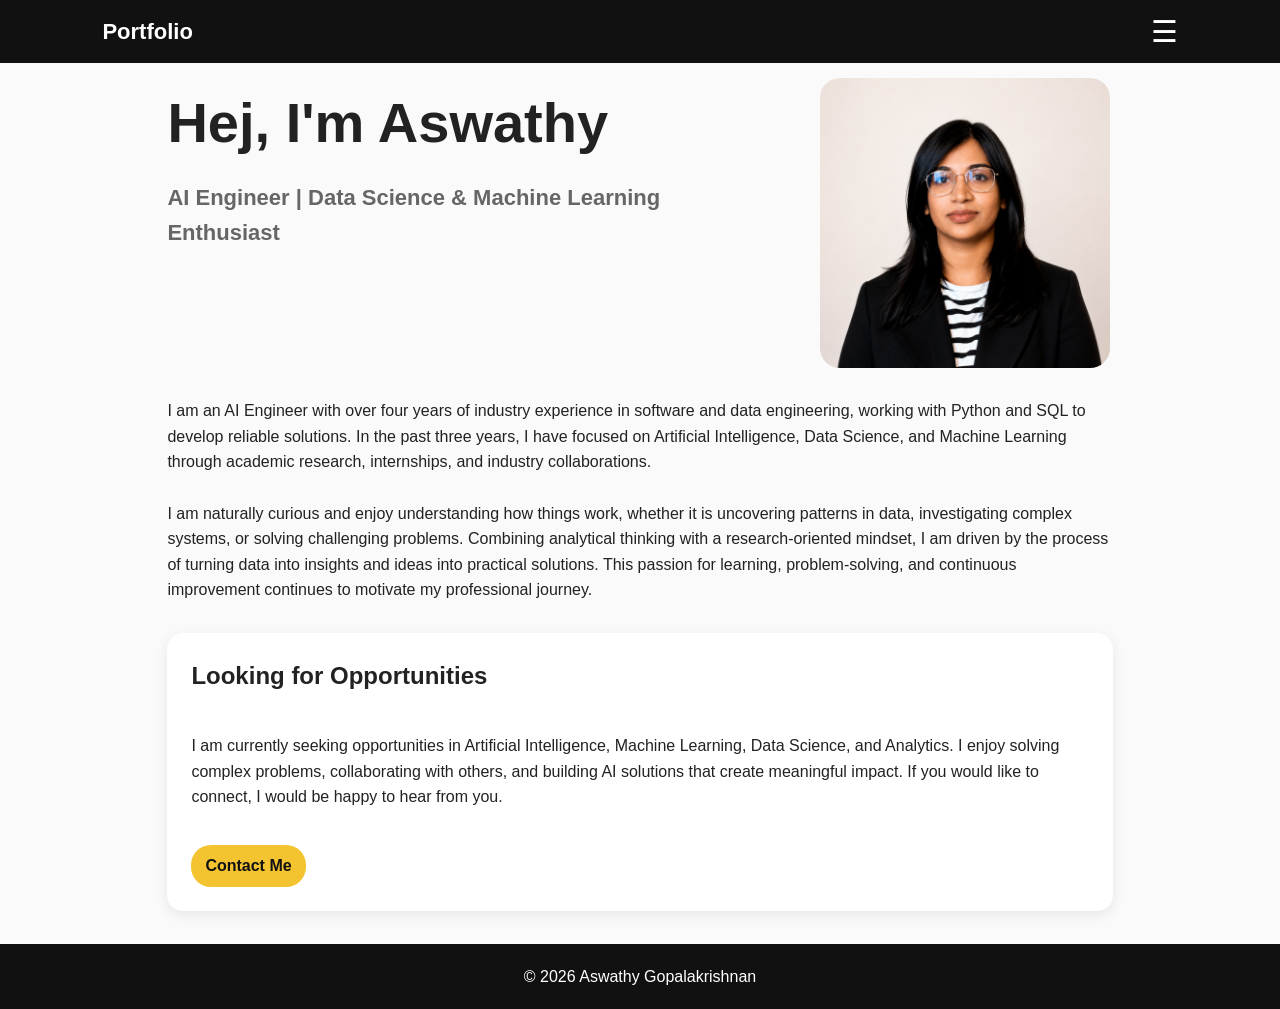
<file: index.html>
<!DOCTYPE html>
<html lang="en">

<head>
    <meta charset="UTF-8">
    <meta name="viewport" content="width=device-width, initial-scale=1.0">
    <title>About | Aswathy Gopalakrishnan</title>
    <link rel="stylesheet" href="style.css">
</head>

<body>

<header>

    <div class="logo">
        Portfolio
    </div>

    <button class="menu-toggle" onclick="toggleMenu()">
        ☰
    </button>

    <nav id="navbar">

        <a href="index.html">About</a>
        <a href="education.html">Education</a>
        <a href="projects.html">Projects</a>
        <a href="skills.html">Skills</a>
        <a href="experience.html">Experience</a>
        <a href="contact.html">Contact</a>

        <a class="resume-btn"
           href="Aswathy Gopalakrishnan Resume 2026 (2).pdf"
           download>
            Resume
        </a>

    </nav>

</header>

    <!-- Hero Section -->

    <section class="container hero">

<div class="hero-content">

    <h1>Hej, I'm Aswathy</h1>

    <h2>AI Engineer | Data Science & Machine Learning Enthusiast</h2>


</div>
  

        <div class="hero-image">
            <img src="Untitled - 01 June 2026 at 11.27.27 (1).png" alt="Profile Picture">
        </div>
    </section>
    <section class="container">
        <p>
        I am an AI Engineer with over four years of industry experience in software and data engineering, working with Python and SQL to develop reliable solutions. In the past three years, I have focused on Artificial Intelligence, Data Science, and Machine Learning through academic research, internships, and industry collaborations.
    </p>
</br>
    <p>
        I am naturally curious and enjoy understanding how things work, whether it is uncovering patterns in data, investigating complex systems, or solving challenging problems. Combining analytical thinking with a research-oriented mindset, I am driven by the process of turning data into insights and ideas into practical solutions. This passion for learning, problem-solving, and continuous improvement continues to motivate my professional journey.
    </p>
            </section>
<section class="container">
        <div class="card">
            <h2>Looking for Opportunities</h2>
        </br>
            <p>
             I am currently seeking opportunities in Artificial Intelligence, Machine Learning, Data Science, and Analytics.
                I enjoy solving complex problems, collaborating with others, and building AI solutions that create meaningful impact.
                If you would like to connect, I would be happy to hear from you.
            </p>

            <br>

            <a class="resume-btn" href="contact.html">
                Contact Me
            </a>

        </div>

    </section>

    <footer>
        © 2026 Aswathy Gopalakrishnan
    </footer>

<script>
function toggleMenu() {
    const nav = document.getElementById("navbar");
    nav.classList.toggle("active");
}
</script>


</body>

</html>
</file>
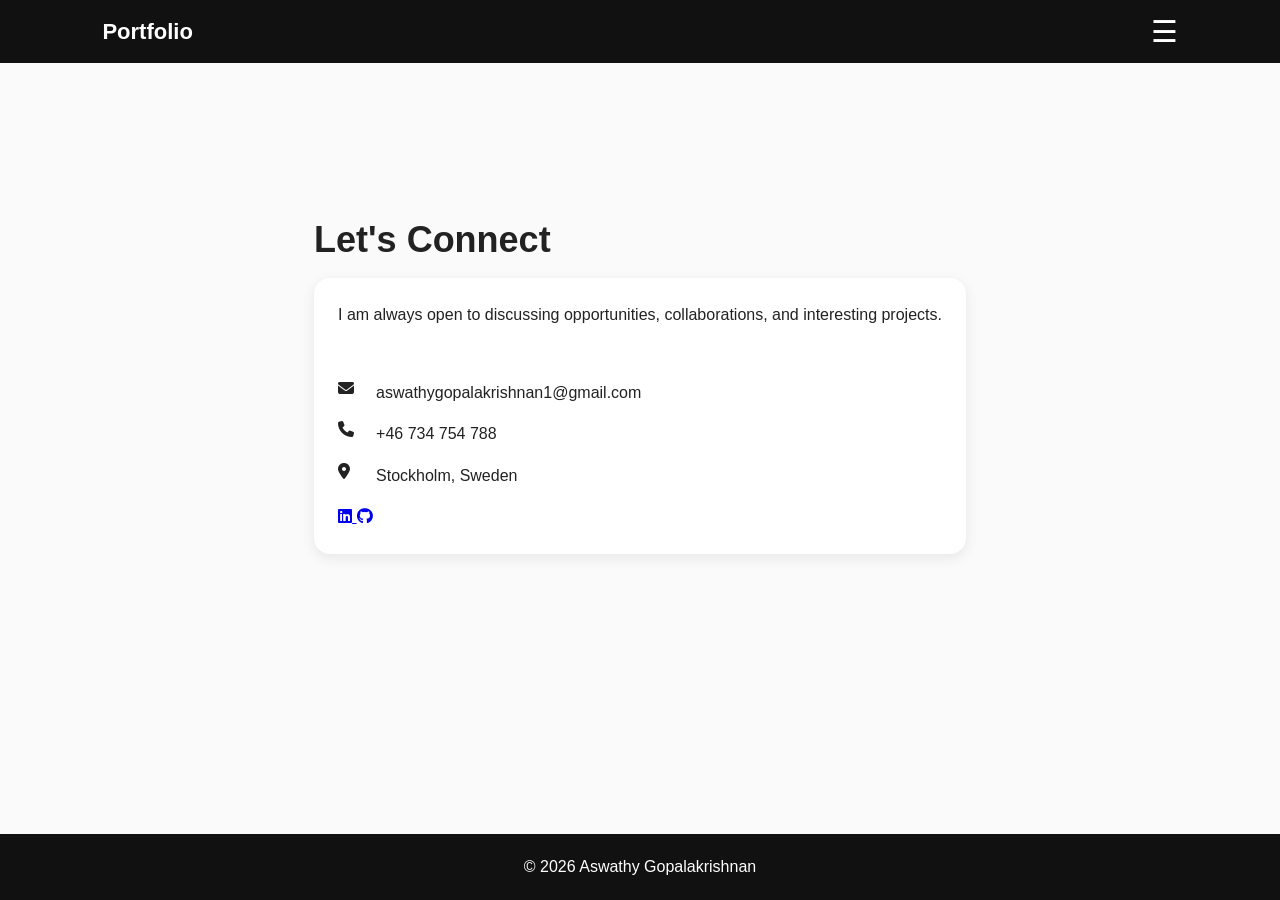
<file: contact.html>
<!DOCTYPE html>
<html lang="en">

<head>
    <meta charset="UTF-8">
    <meta name="viewport" content="width=device-width, initial-scale=1.0">
    <title>Contact | Aswathy Gopalakrishnan</title>

    <link rel="stylesheet" href="style.css">

    <!-- Font Awesome Icons -->
    <link rel="stylesheet"
          href="https://cdnjs.cloudflare.com/ajax/libs/font-awesome/6.5.1/css/all.min.css">
</head>

<body>

<header>

    <div class="logo">
        Portfolio
    </div>

    <button class="menu-toggle" onclick="toggleMenu()">
        ☰
    </button>

    <nav id="navbar">

        <a href="index.html">About</a>
        <a href="education.html">Education</a>
        <a href="projects.html">Projects</a>
        <a href="skills.html">Skills</a>
        <a href="experience.html">Experience</a>
        <a href="contact.html">Contact</a>

        <a class="resume-btn"
           href="Aswathy Gopalakrishnan Resume 2026 (2).pdf"
           download>
            Resume
        </a>

    </nav>

</header>

<section class="container">

    <h1 class="section-title">Let's Connect</h1>

    <div class="card contact-card">

        <p>
            I am always open to discussing opportunities,
            collaborations, and interesting projects.
        </p>

        <br>

        <div class="contact-item">
            <i class="fas fa-envelope"></i>
            <a href="mailto:aswathygopalakrishnan1@gmail.com">
                aswathygopalakrishnan1@gmail.com
            </a>
        </div>

        <div class="contact-item">
            <i class="fas fa-phone"></i>
            <a href="tel:+46734754788">
                +46 734 754 788
            </a>
        </div>

        <div class="contact-item">
            <i class="fas fa-location-dot"></i>
            <span>Stockholm, Sweden</span>
        </div>

        <div class="social-icons">

            <a href="https://www.linkedin.com/in/aswathy-gopalakrishnan-ai/"
               target="_blank"
               title="LinkedIn">

                <i class="fab fa-linkedin"></i>

            </a>

            <a href="https://github.com/aswathy2410"
               target="_blank"
               title="GitHub">

                <i class="fab fa-github"></i>

            </a>

        </div>

    </div>

</section>

<footer>
    <p>© 2026 Aswathy Gopalakrishnan</p>
</footer>
<script>
function toggleMenu() {
    const nav = document.getElementById("navbar");
    nav.classList.toggle("active");
}
</script>
</body>
</html>
</file>
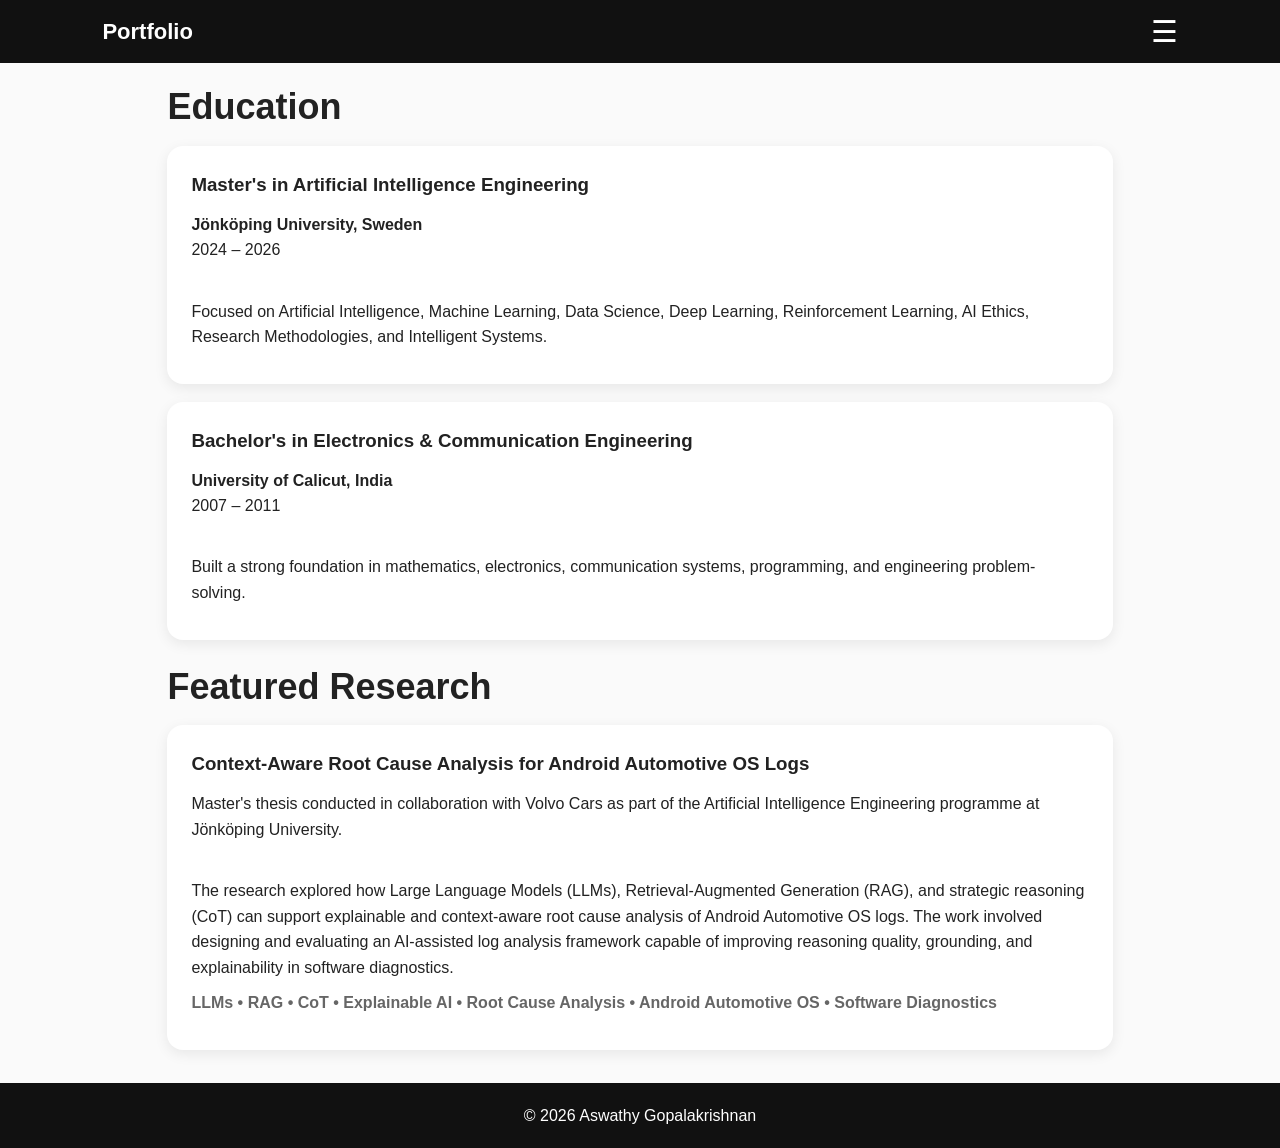
<file: education.html>
<!DOCTYPE html>
<html lang="en">

<head>
    <meta charset="UTF-8">
    <meta name="viewport" content="width=device-width, initial-scale=1.0">
    <title>Education | Aswathy Gopalakrishnan</title>
    <link rel="stylesheet" href="style.css">
</head>

<body>

<header>

    <div class="logo">
        Portfolio
    </div>

    <button class="menu-toggle" onclick="toggleMenu()">
        ☰
    </button>

    <nav id="navbar">

        <a href="index.html">About</a>
        <a href="education.html">Education</a>
        <a href="projects.html">Projects</a>
        <a href="skills.html">Skills</a>
        <a href="experience.html">Experience</a>
        <a href="contact.html">Contact</a>

        <a class="resume-btn"
           href="Aswathy Gopalakrishnan Resume 2026 (2).pdf"
           download>
            Resume
        </a>

    </nav>

</header>

        <!-- Education -->
<section class="container">

    <h2 class="section-title">Education</h2>

    <div class="card">

        <h3>Master's in Artificial Intelligence Engineering</h3>

        <p>
            <strong>Jönköping University, Sweden</strong><br>
            2024 – 2026
        </p>

        <br>

        <p>
            Focused on Artificial Intelligence, Machine Learning, Data Science,
            Deep Learning, Reinforcement Learning, AI Ethics, Research Methodologies,
            and Intelligent Systems.
        </p>

    </div>

    <div class="card">

        <h3>Bachelor's in Electronics & Communication Engineering</h3>

        <p>
            <strong>University of Calicut, India</strong><br>
            2007 – 2011
        </p>

        <br>

        <p>
            Built a strong foundation in mathematics, electronics,
            communication systems, programming, and engineering problem-solving.
        </p>

    </div>

        <h2 class="section-title">Featured Research</h2>

        <div class="card">

            <h3>
                Context-Aware Root Cause Analysis for Android Automotive OS Logs
            </h3>

            <p>
                Master's thesis conducted in collaboration with Volvo Cars as part of the
                Artificial Intelligence Engineering programme at Jönköping University.
            </p>

            <br>

            <p>
                The research explored how Large Language Models (LLMs),
                Retrieval-Augmented Generation (RAG), and strategic reasoning (CoT) can support
                explainable and context-aware root cause analysis of Android Automotive OS logs.
                The work involved designing and evaluating an AI-assisted log analysis framework
                capable of improving reasoning quality, grounding, and explainability in
                software diagnostics.
            </p>

            <p class="tags">
                LLMs • RAG • CoT • Explainable AI • Root Cause Analysis • Android Automotive OS • Software Diagnostics
            </p>

        </div>

    </section>


    <footer>
        © 2026 Aswathy Gopalakrishnan
    </footer>
<script>
function toggleMenu() {
    const nav = document.getElementById("navbar");
    nav.classList.toggle("active");
}
</script>
</body>
</file>
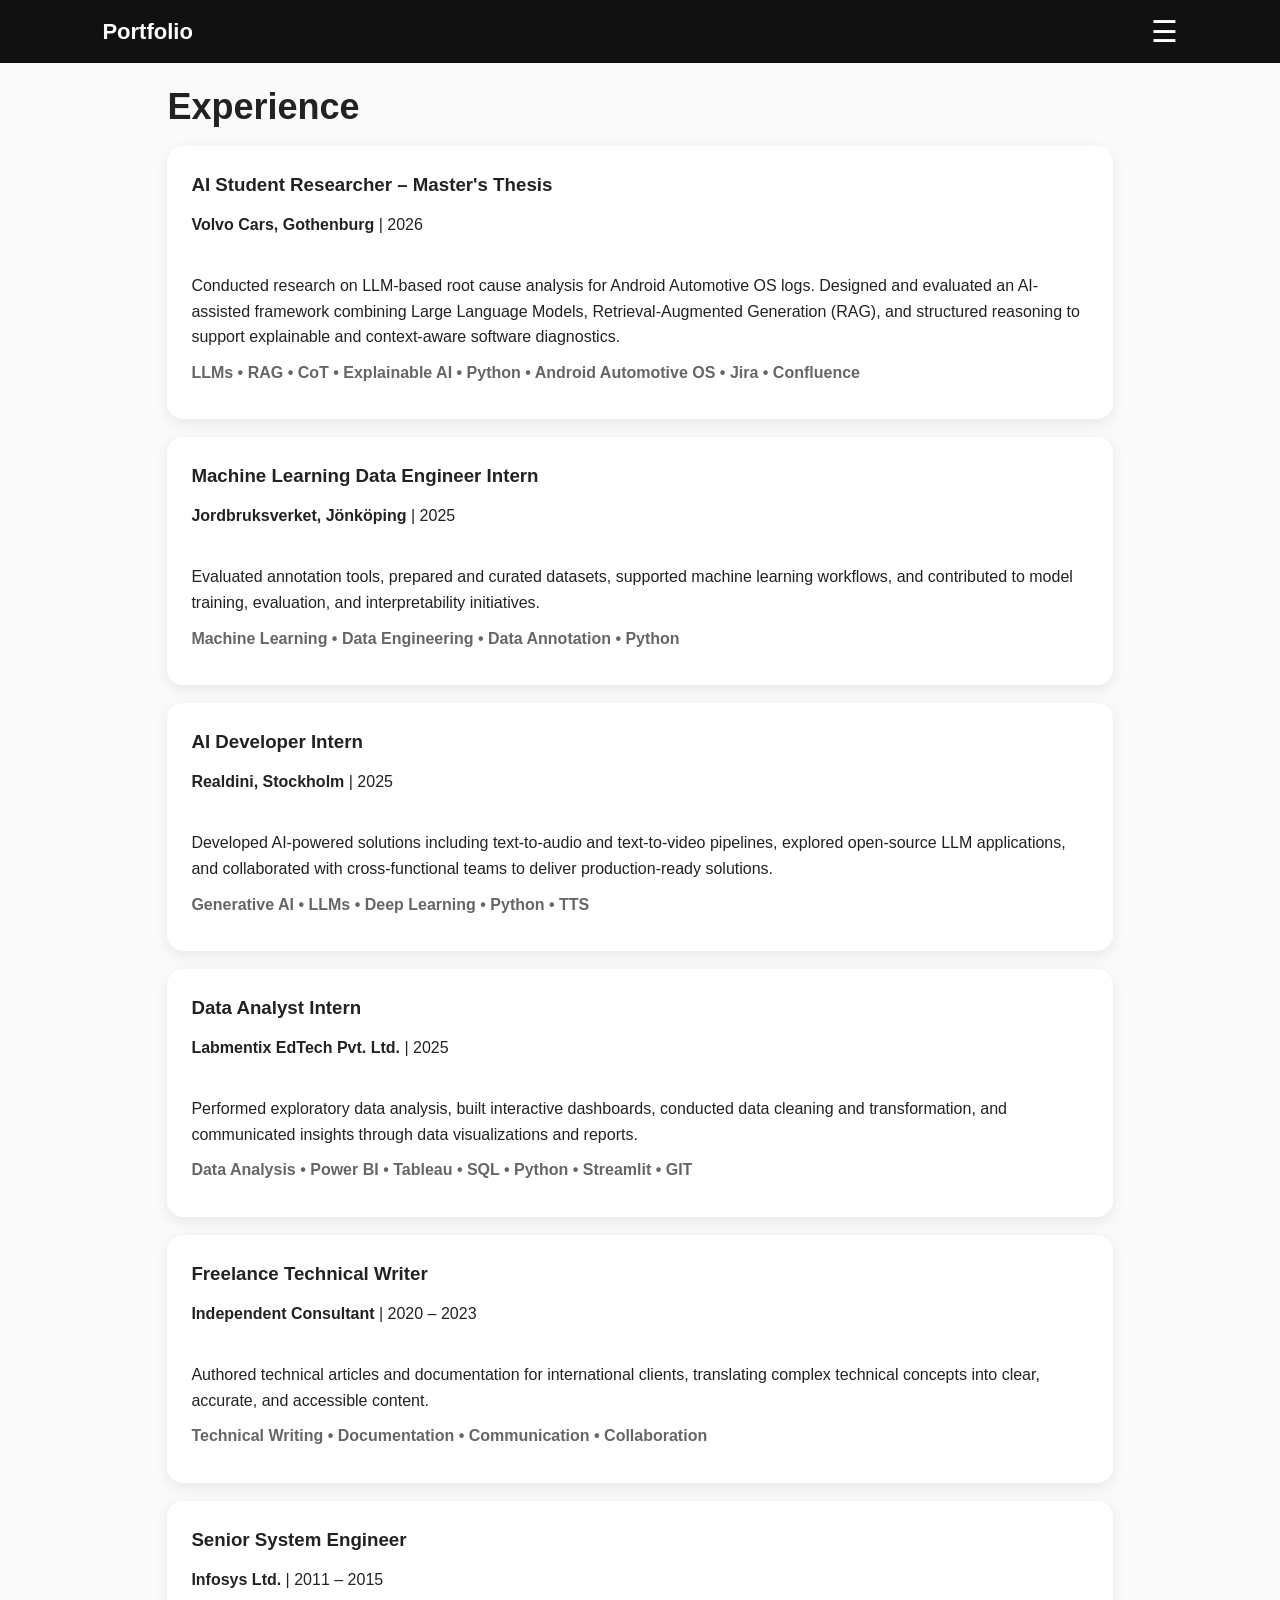
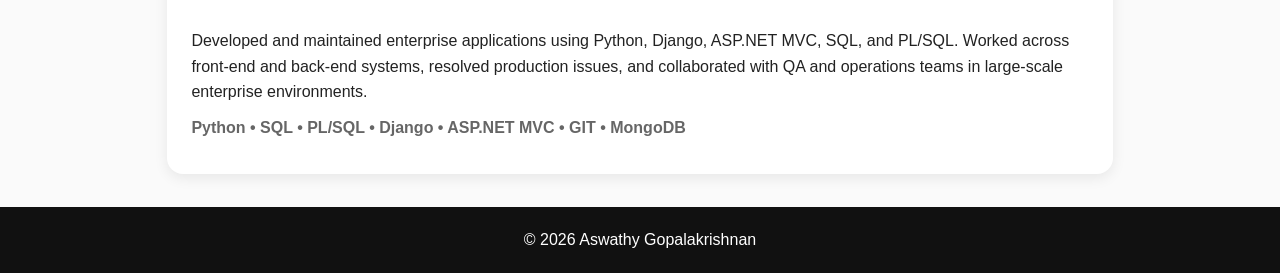
<file: experience.html>
<!DOCTYPE html>
<html lang="en">

<head>
    <meta charset="UTF-8">
    <meta name="viewport" content="width=device-width, initial-scale=1.0">
    <title>Experience | Aswathy Gopalakrishnan</title>
    <link rel="stylesheet" href="style.css">
</head>

<body>

<header>

    <div class="logo">
        Portfolio
    </div>

    <button class="menu-toggle" onclick="toggleMenu()">
        ☰
    </button>

    <nav id="navbar">

        <a href="index.html">About</a>
        <a href="education.html">Education</a>
        <a href="projects.html">Projects</a>
        <a href="skills.html">Skills</a>
        <a href="experience.html">Experience</a>
        <a href="contact.html">Contact</a>

        <a class="resume-btn"
           href="Aswathy Gopalakrishnan Resume 2026 (2).pdf"
           download>
            Resume
        </a>

    </nav>

</header>

<section class="container">

    <h1 class="section-title">Experience</h1>

    <div class="card">

        <h3>AI Student Researcher – Master's Thesis</h3>

        <p>
            <strong>Volvo Cars, Gothenburg</strong> | 2026
        </p>

        <br>

        <p>
            Conducted research on LLM-based root cause analysis for Android Automotive OS logs.
            Designed and evaluated an AI-assisted framework combining Large Language Models,
            Retrieval-Augmented Generation (RAG), and structured reasoning to support
            explainable and context-aware software diagnostics.
        </p>

        <p class="tags">
            LLMs • RAG • CoT • Explainable AI • Python • Android Automotive OS • Jira • Confluence 
        </p>

    </div>

    <div class="card">

        <h3>Machine Learning Data Engineer Intern</h3>

        <p>
            <strong>Jordbruksverket, Jönköping</strong> | 2025
        </p>

        <br>

        <p>
            Evaluated annotation tools, prepared and curated datasets,
            supported machine learning workflows, and contributed to model
            training, evaluation, and interpretability initiatives.
        </p>

        <p class="tags">
            Machine Learning • Data Engineering • Data Annotation • Python
        </p>

    </div>

    <div class="card">

        <h3>AI Developer Intern</h3>

        <p>
            <strong>Realdini, Stockholm</strong> | 2025
        </p>

        <br>

        <p>
            Developed AI-powered solutions including text-to-audio and
            text-to-video pipelines, explored open-source LLM applications,
            and collaborated with cross-functional teams to deliver production-ready solutions.
        </p>

        <p class="tags">
            Generative AI • LLMs • Deep Learning • Python • TTS
        </p>

    </div>

    <div class="card">

        <h3>Data Analyst Intern</h3>

        <p>
            <strong>Labmentix EdTech Pvt. Ltd.</strong> | 2025
        </p>

        <br>

        <p>
            Performed exploratory data analysis, built interactive dashboards,
            conducted data cleaning and transformation, and communicated insights
            through data visualizations and reports.
        </p>

        <p class="tags">
            Data Analysis • Power BI • Tableau • SQL • Python • Streamlit • GIT
        </p>

    </div>

    <div class="card">

        <h3>Freelance Technical Writer</h3>

        <p>
            <strong>Independent Consultant</strong> | 2020 – 2023
        </p>

        <br>

        <p>
            Authored technical articles and documentation for international clients,
            translating complex technical concepts into clear, accurate, and accessible content.
        </p>

        <p class="tags">
            Technical Writing • Documentation • Communication • Collaboration
        </p>

    </div>

    <div class="card">

        <h3>Senior System Engineer</h3>

        <p>
            <strong>Infosys Ltd.</strong> | 2011 – 2015
        </p>

        <br>

        <p>
            Developed and maintained enterprise applications using Python,
            Django, ASP.NET MVC, SQL, and PL/SQL. Worked across front-end and
            back-end systems, resolved production issues, and collaborated with
            QA and operations teams in large-scale enterprise environments.
        </p>

        <p class="tags">
            Python • SQL • PL/SQL • Django • ASP.NET MVC • GIT • MongoDB
        </p>

    </div>

</section>

<footer>
    © 2026 Aswathy Gopalakrishnan
</footer>
<script>
function toggleMenu() {
    const nav = document.getElementById("navbar");
    nav.classList.toggle("active");
}
</script>
</body>
</html>
</file>
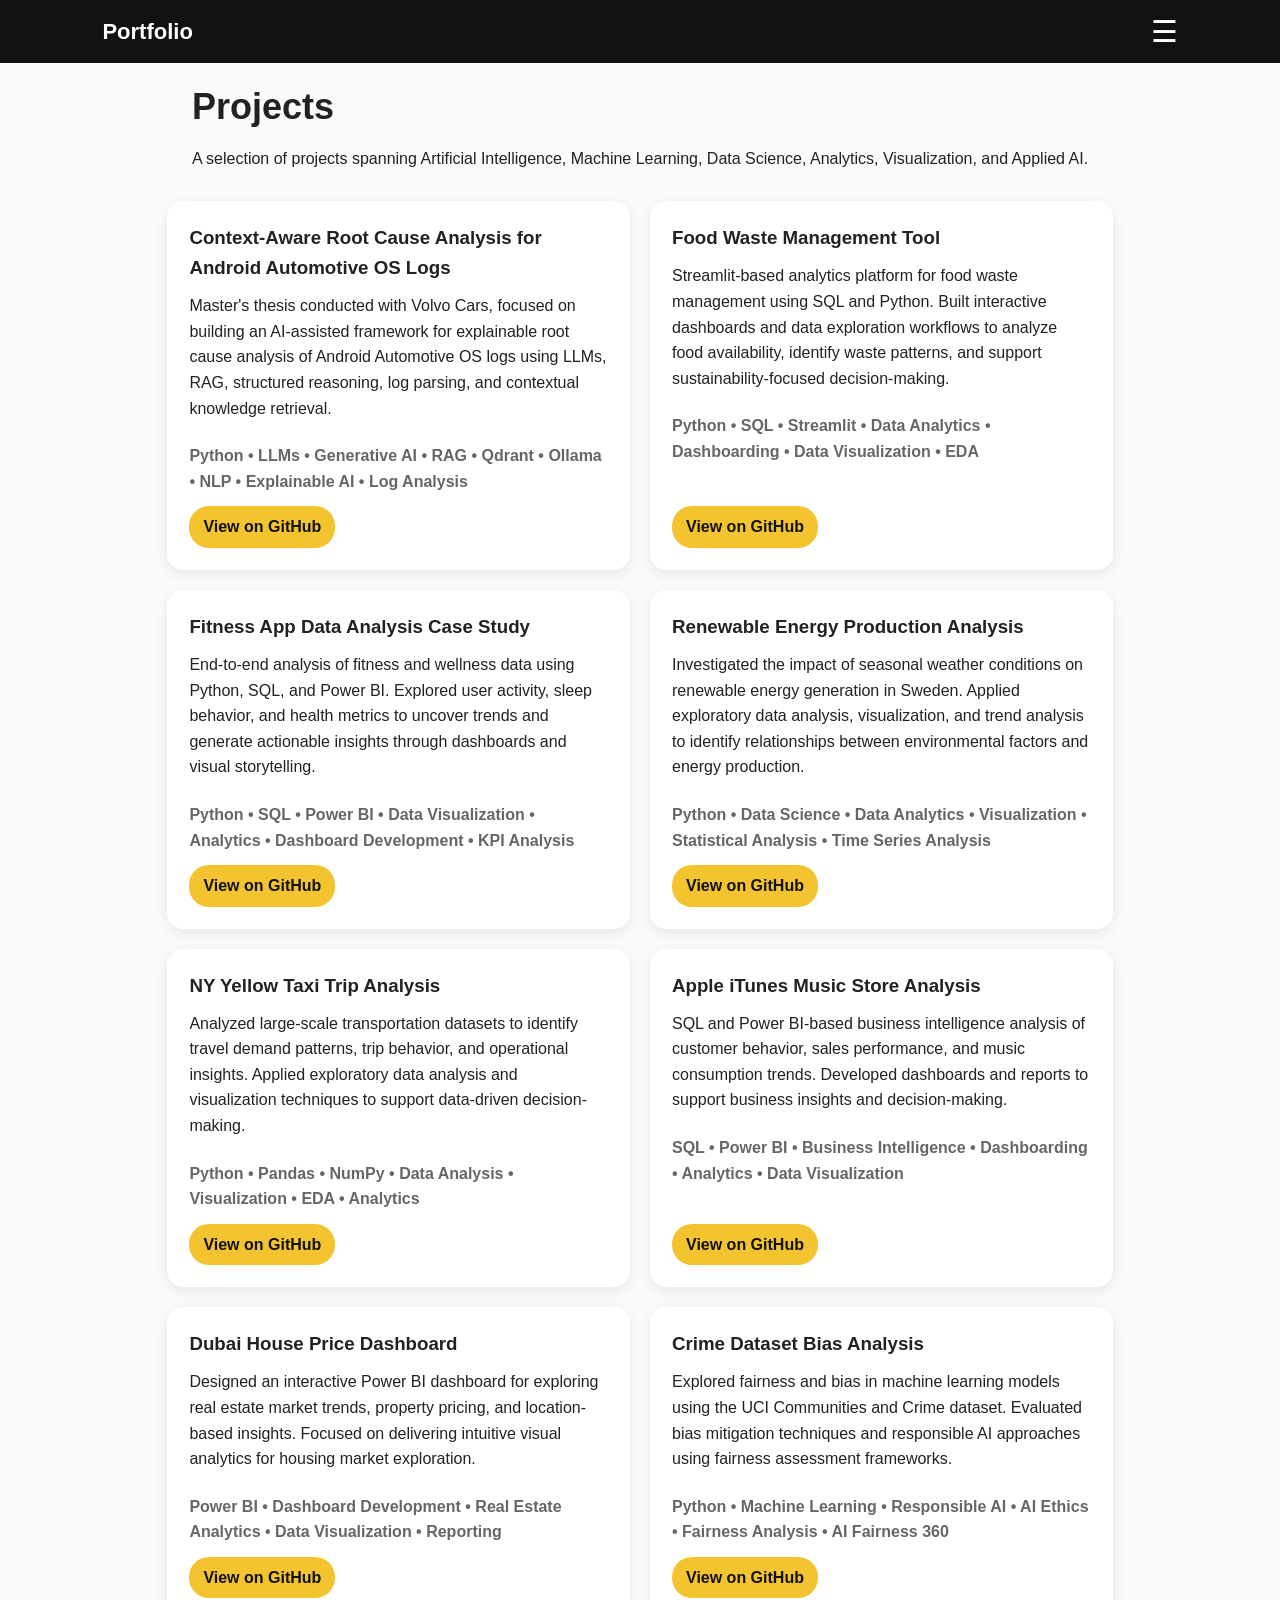
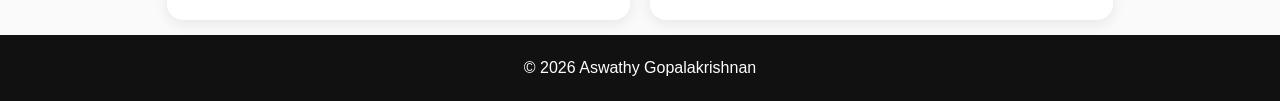
<file: projects.html>
<!DOCTYPE html>
<html lang="en">

<head>
    <meta charset="UTF-8">
    <meta name="viewport" content="width=device-width, initial-scale=1.0">
    <title>Projects | Aswathy Gopalakrishnan</title>
    <link rel="stylesheet" href="style.css">
</head>

<body>

<header>
    <div class="logo">Portfolio</div>

    <button class="menu-toggle" onclick="toggleMenu()">☰</button>

    <nav id="navbar">
        <a href="index.html">About</a>
        <a href="education.html">Education</a>
        <a href="projects.html">Projects</a>
        <a href="skills.html">Skills</a>
        <a href="experience.html">Experience</a>
        <a href="contact.html">Contact</a>

        <a class="resume-btn"
           href="Aswathy Gopalakrishnan Resume 2026 (2).pdf"
           download>
            Resume
        </a>
    </nav>
</header>

<section class="container">
    <h1 class="section-title">Projects</h1>
    <p>
        A selection of projects spanning Artificial Intelligence, Machine Learning,
        Data Science, Analytics, Visualization, and Applied AI.
    </p>
</section>

<section class="container">

    <div class="project-grid">

        <div class="project-tile">
            <h3>Context-Aware Root Cause Analysis for Android Automotive OS Logs</h3>

            <p>
                Master's thesis conducted with Volvo Cars, focused on building an AI-assisted
                framework for explainable root cause analysis of Android Automotive OS logs using
                LLMs, RAG, structured reasoning, log parsing, and contextual knowledge retrieval.
            </p>

            <p class="tags">
                Python • LLMs • Generative AI • RAG • Qdrant • Ollama • NLP • Explainable AI • Log Analysis
            </p>

            <a class="resume-btn project-link"
               href="https://github.com/aswathy2410/Context-aware-root-cause-analysis-and-reasoning-architecture"
               target="_blank">
                View on GitHub
            </a>
        </div>

        <div class="project-tile">
            <h3>Food Waste Management Tool</h3>

            <p>
                Streamlit-based analytics platform for food waste management using SQL and Python.
                Built interactive dashboards and data exploration workflows to analyze food availability,
                identify waste patterns, and support sustainability-focused decision-making.
            </p>

            <p class="tags">
                Python • SQL • Streamlit • Data Analytics • Dashboarding • Data Visualization • EDA
            </p>

            <a class="resume-btn project-link"
               href="https://github.com/aswathy2410/Food-waste-Management-Tool---SQL---Streamlit"
               target="_blank">
                View on GitHub
            </a>
        </div>

        <div class="project-tile">
            <h3>Fitness App Data Analysis Case Study</h3>

            <p>
                End-to-end analysis of fitness and wellness data using Python, SQL, and Power BI.
                Explored user activity, sleep behavior, and health metrics to uncover trends and
                generate actionable insights through dashboards and visual storytelling.
            </p>

            <p class="tags">
                Python • SQL • Power BI • Data Visualization • Analytics • Dashboard Development • KPI Analysis
            </p>

            <a class="resume-btn project-link"
               href="https://github.com/aswathy2410/Fitness-App-Data-Analysis-Case-Study-Using-Power-BI-SQL-and-Python"
               target="_blank">
                View on GitHub
            </a>
        </div>

        <div class="project-tile">
            <h3>Renewable Energy Production Analysis</h3>

            <p>
                Investigated the impact of seasonal weather conditions on renewable energy generation
                in Sweden. Applied exploratory data analysis, visualization, and trend analysis to
                identify relationships between environmental factors and energy production.
            </p>

            <p class="tags">
                Python • Data Science • Data Analytics • Visualization • Statistical Analysis • Time Series Analysis
            </p>

            <a class="resume-btn project-link"
               href="https://github.com/aswathy2410/Data-Driven-Analysis-of-Seasonal-Weather-Impact-on-Sweden-s-Renewable-Energy-Production"
               target="_blank">
                View on GitHub
            </a>
        </div>

        <div class="project-tile">
            <h3>NY Yellow Taxi Trip Analysis</h3>

            <p>
                Analyzed large-scale transportation datasets to identify travel demand patterns,
                trip behavior, and operational insights. Applied exploratory data analysis and
                visualization techniques to support data-driven decision-making.
            </p>

            <p class="tags">
                Python • Pandas • NumPy • Data Analysis • Visualization • EDA • Analytics
            </p>

            <a class="resume-btn project-link"
               href="https://github.com/aswathy2410/NY-Yellow-Taxi-Trip-Analysis-Dashboard"
               target="_blank">
                View on GitHub
            </a>
        </div>

        <div class="project-tile">
            <h3>Apple iTunes Music Store Analysis</h3>

            <p>
                SQL and Power BI-based business intelligence analysis of customer behavior,
                sales performance, and music consumption trends. Developed dashboards and reports
                to support business insights and decision-making.
            </p>

            <p class="tags">
                SQL • Power BI • Business Intelligence • Dashboarding • Analytics • Data Visualization
            </p>

            <a class="resume-btn project-link"
               href="https://github.com/aswathy2410/Apple-iTunes-Music-Store-Analysis---SQL---Power-BI"
               target="_blank">
                View on GitHub
            </a>
        </div>

        <div class="project-tile">
            <h3>Dubai House Price Dashboard</h3>

            <p>
                Designed an interactive Power BI dashboard for exploring real estate market trends,
                property pricing, and location-based insights. Focused on delivering intuitive visual
                analytics for housing market exploration.
            </p>

            <p class="tags">
                Power BI • Dashboard Development • Real Estate Analytics • Data Visualization • Reporting
            </p>

            <a class="resume-btn project-link"
               href="https://github.com/aswathy2410/Dubai-House-Price-Power-BI-Dashboard"
               target="_blank">
                View on GitHub
            </a>
        </div>

        <div class="project-tile">
            <h3>Crime Dataset Bias Analysis</h3>

            <p>
                Explored fairness and bias in machine learning models using the UCI Communities
                and Crime dataset. Evaluated bias mitigation techniques and responsible AI approaches
                using fairness assessment frameworks.
            </p>

            <p class="tags">
                Python • Machine Learning • Responsible AI • AI Ethics • Fairness Analysis • AI Fairness 360
            </p>

            <a class="resume-btn project-link"
               href="https://github.com/aswathy2410/UCI-Communities-Crime-Data-Analysis-and-Bias-Reduction"
               target="_blank">
                View on GitHub
            </a>
        </div>

    </div>

</section>

<footer>
    © 2026 Aswathy Gopalakrishnan
</footer>

<script>
function toggleMenu() {
    const nav = document.getElementById("navbar");
    nav.classList.toggle("active");
}
</script>

</body>
</html>
</file>
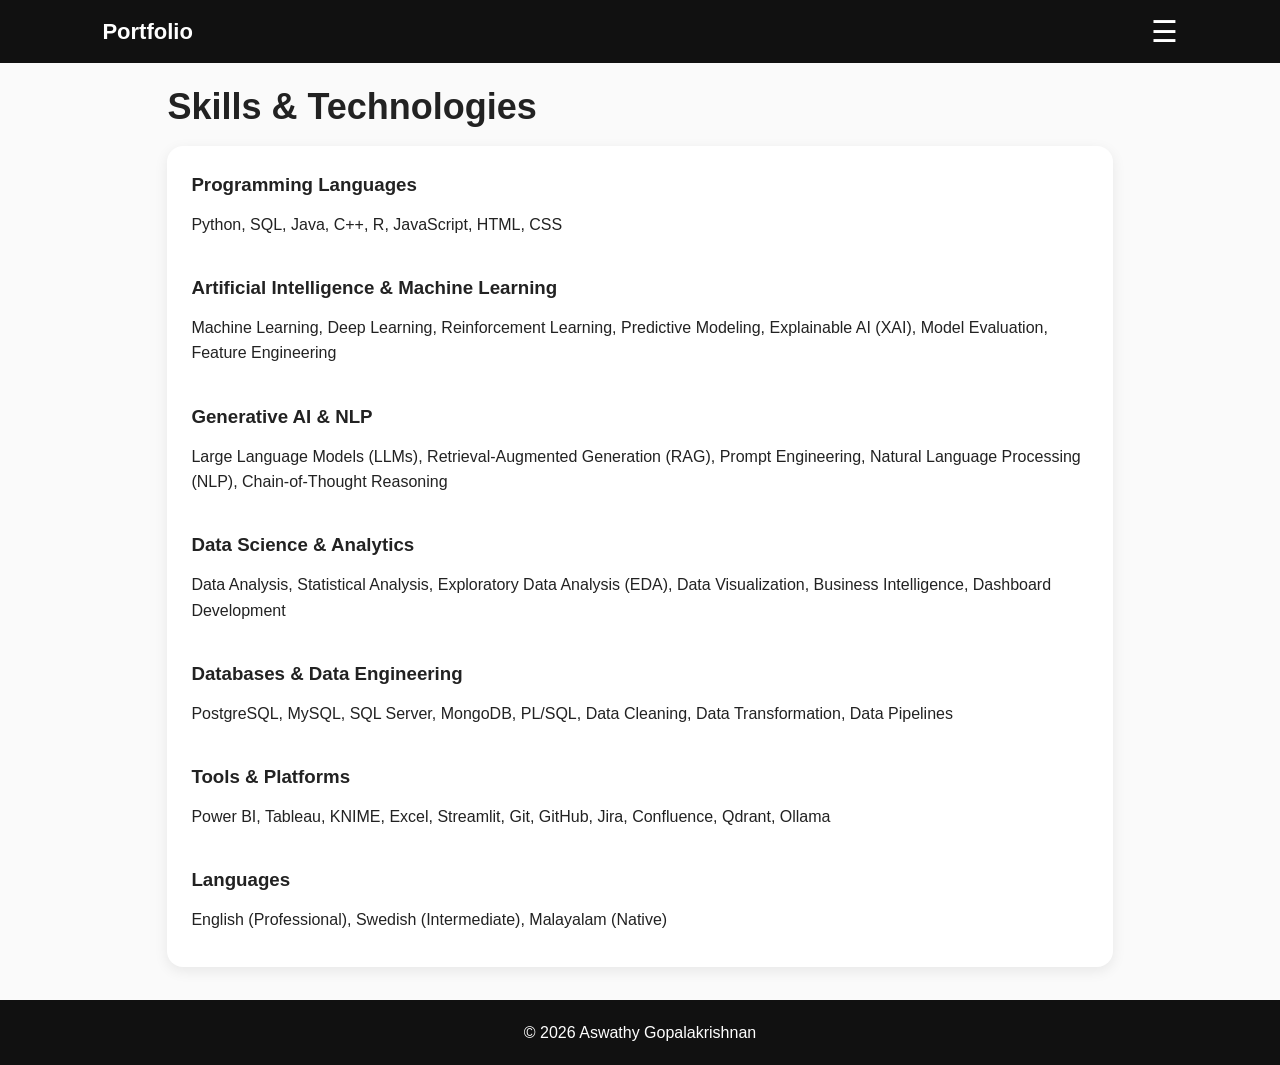
<file: skills.html>
<!DOCTYPE html>
<html lang="en">

<head>
    <meta charset="UTF-8">
    <meta name="viewport" content="width=device-width, initial-scale=1.0">
    <title>Skills | Aswathy Gopalakrishnan</title>
    <link rel="stylesheet" href="style.css">
</head>

<body>

<header>

    <div class="logo">
        Portfolio
    </div>

    <button class="menu-toggle" onclick="toggleMenu()">
        ☰
    </button>

    <nav id="navbar">

        <a href="index.html">About</a>
        <a href="education.html">Education</a>
        <a href="projects.html">Projects</a>
        <a href="skills.html">Skills</a>
        <a href="experience.html">Experience</a>
        <a href="contact.html">Contact</a>

        <a class="resume-btn"
           href="Aswathy Gopalakrishnan Resume 2026 (2).pdf"
           download>
            Resume
        </a>

    </nav>

</header>

<section class="container">

    <h1 class="section-title">Skills & Technologies</h1>

    <div class="card">

        <h3>Programming Languages</h3>
        <p>
            Python, SQL, Java, C++, R, JavaScript, HTML, CSS
        </p>

        <br>

        <h3>Artificial Intelligence & Machine Learning</h3>
        <p>
            Machine Learning, Deep Learning, Reinforcement Learning,
            Predictive Modeling, Explainable AI (XAI),
            Model Evaluation, Feature Engineering
        </p>

        <br>

        <h3>Generative AI & NLP</h3>
        <p>
            Large Language Models (LLMs),
            Retrieval-Augmented Generation (RAG),
            Prompt Engineering,
            Natural Language Processing (NLP),
            Chain-of-Thought Reasoning
        </p>

        <br>

        <h3>Data Science & Analytics</h3>
        <p>
            Data Analysis,
            Statistical Analysis,
            Exploratory Data Analysis (EDA),
            Data Visualization,
            Business Intelligence,
            Dashboard Development
        </p>

        <br>

        <h3>Databases & Data Engineering</h3>
        <p>
            PostgreSQL,
            MySQL,
            SQL Server,
            MongoDB,
            PL/SQL,
            Data Cleaning,
            Data Transformation,
            Data Pipelines
        </p>

        <br>

        <h3>Tools & Platforms</h3>
        <p>
            Power BI,
            Tableau,
            KNIME,
            Excel,
            Streamlit,
            Git,
            GitHub,
            Jira,
            Confluence,
            Qdrant,
            Ollama
        </p>

        <br>

        <h3>Languages</h3>
        <p>
            English (Professional),
            Swedish (Intermediate),
            Malayalam (Native)
        </p>

    </div>

</section>

<footer>
    © 2026 Aswathy Gopalakrishnan
</footer>
<script>
function toggleMenu() {
    const nav = document.getElementById("navbar");
    nav.classList.toggle("active");
}
</script>
</body>
</html>
</file>
<file: style.css>
/* =========================
   RESET
========================= */

* {
  margin: 0;
  padding: 0;
  box-sizing: border-box;
}

/* =========================
   PAGE LAYOUT
========================= */

html {
  height: 100%;
}

body {
  min-height: 100vh;
  display: flex;
  flex-direction: column;

  font-family: Arial, Helvetica, sans-serif;
  background: #fafafa;
  color: #222;
  line-height: 1.6;

  overflow-x: hidden;
}

main {
  flex: 1;
}

/* =========================
   HEADER
========================= */

header {
  width: 100%;
  background: #111;
  color: white;

  padding: 14px 8%;

  display: flex;
  justify-content: space-between;
  align-items: center;

  position: sticky;
  top: 0;
  z-index: 1000;
}

.logo {
  font-size: 22px;
  font-weight: 700;
  white-space: nowrap;
}

/* =========================
   NAVIGATION
========================= */

nav {
  display: flex;
  align-items: center;
  gap: 18px;
}

nav a {
  color: white;
  text-decoration: none;
  font-size: 15px;
  white-space: nowrap;
}

nav a:hover {
  color: #f4c430;
}

.menu-toggle {
  display: none;
  background: transparent;
  border: none;
  color: white;
  font-size: 30px;
  cursor: pointer;
}

/* =========================
   BUTTONS
========================= */

.resume-btn {
  display: inline-block;

  background: #f4c430;
  color: #111 !important;

  padding: 8px 14px;

  border-radius: 20px;
  font-weight: 600;
  text-decoration: none;
}

/* =========================
   CONTAINERS
========================= */

.container {
  max-width: 1150px;
  margin: auto;
  padding: 15px 8%;
}

.section-title {
  font-size: 36px;
  margin-bottom: 10px;
}

/* =========================
   HERO SECTION
========================= */

.hero {
  display: grid;
  grid-template-columns: 2fr 1fr;
  gap: 60px;
  align-items: start;
}

.hero-content {
  max-width: 800px;
}

.hero h1 {
  font-size: 56px;
  margin-bottom: 12px;
}

.hero h2 {
  font-size: 22px;
  color: #666;
  margin-bottom: 25px;
}

.hero-content p {
  margin-bottom: 18px;
  font-size: 18px;
}

.hero-image {
  display: flex;
  justify-content: center;
  align-items: flex-start;
}

.hero-image img {
  width: 290px;
  max-width: 100%;
  border-radius: 20px;
}

/* =========================
   CARDS
========================= */

.card {
  background: white;
  padding: 24px;
  border-radius: 16px;

  margin-bottom: 18px;

  box-shadow: 0 4px 14px rgba(0,0,0,0.08);
}

.card h2,
.card h3 {
  margin-bottom: 12px;
}

.card p {
  margin-bottom: 10px;
}

.card ul {
  padding-left: 20px;
}

.card li {
  margin-bottom: 6px;
}

.tags {
  margin-top: 10px;
  color: #666;
  font-weight: 600;
}

/* =========================
   PROJECTS
========================= */

.project-grid {
  display: grid;
  grid-template-columns: repeat(2, 1fr);
  gap: 20px;
}

.project-tile {
  background: white;
  padding: 22px;
  border-radius: 16px;

  box-shadow: 0 4px 14px rgba(0,0,0,0.08);

  display: flex;
  flex-direction: column;
}

.project-tile h3 {
  margin-bottom: 10px;
}

.project-tile p {
  margin-bottom: 12px;
}

.project-link {
  margin-top: auto;
  align-self: flex-start;
}

/* =========================
   EDUCATION / SKILLS GRID
========================= */

.grid {
  display: grid;
  gap: 20px;
  grid-template-columns: repeat(auto-fit, minmax(250px, 1fr));
}

/* =========================
   CONTACT PAGE
========================= */

.contact-card {
  max-width: 850px;
  margin: auto;
  text-align: left;
}

.contact-item {
  display: flex;
  align-items: flex-start;
  gap: 14px;
  margin: 16px 0;
}

.contact-item i {
  width: 24px;
  flex-shrink: 0;
}

.contact-item a,
.contact-item span {
  color: #222;
  text-decoration: none;

  word-break: break-word;
  overflow-wrap: anywhere;
}

/* =========================
   SOCIAL LINKS
========================= */

.social-grid {
  display: grid;
  grid-template-columns: repeat(auto-fit, minmax(170px, 1fr));
  gap: 16px;
  margin-top: 20px;
}

.social-card {
  background: white;
  border-radius: 16px;
  padding: 20px;

  text-decoration: none;
  color: #222;

  box-shadow: 0 4px 14px rgba(0,0,0,0.08);

  transition: 0.2s;
}

.social-card:hover {
  transform: translateY(-3px);
}

.social-card i {
  font-size: 40px;
  margin-bottom: 8px;
}

.social-card h3 {
  margin-bottom: 5px;
}

.social-card p {
  color: #666;
  font-size: 14px;
}

/* =========================
   OPPORTUNITY CARD
========================= */

.opportunity-card {
  background: white;
  padding: 20px;
  border-radius: 16px;

  margin-top: 20px;

  box-shadow: 0 4px 14px rgba(0,0,0,0.08);
}

.opportunity-card h3 {
  margin-bottom: 10px;
}

.opportunity-card p {
  margin-bottom: 15px;
}

/* =========================
   FOOTER
========================= */

footer {
  background: #111;
  color: white;

  text-align: center;

  padding: 20px;

  margin-top: auto;
}

/* =========================
   HAMBURGER MENU
========================= */

@media (max-width: 1700px) {

  .menu-toggle {
    display: block;
  }

  nav {
    display: none;

    position: absolute;
    top: 65px;
    right: 8%;

    width: 230px;

    background: #111;

    padding: 18px;

    border-radius: 12px;

    flex-direction: column;
    align-items: flex-start;

    gap: 14px;

    box-shadow: 0 8px 24px rgba(0,0,0,0.25);
  }

  nav.active {
    display: flex;
  }

  nav a {
    width: 100%;
  }
}

/* =========================
   TABLET
========================= */

@media (max-width: 992px) {

  .hero {
    grid-template-columns: 1fr;
    gap: 30px;
  }

  .hero-image {
    justify-content: flex-start;
  }

  .project-grid {
    grid-template-columns: 1fr;
  }
}

/* =========================
   MOBILE
========================= */

@media (max-width: 768px) {

  header {
    padding: 12px 6%;
  }

  .logo {
    font-size: 18px;
  }

  .container {
    padding: 12px 6%;
  }

  .hero h1 {
    font-size: 40px;
  }

  .hero h2 {
    font-size: 18px;
  }

  .hero-content p {
    font-size: 16px;
  }

  .hero-image img {
    width: 230px;
  }

  nav {
    width: 220px;
    right: 6%;
  }

  .section-title {
    font-size: 30px;
  }

  .card,
  .project-tile {
    padding: 18px;
  }

  .social-grid {
    grid-template-columns: 1fr;
  }
}
</file>
